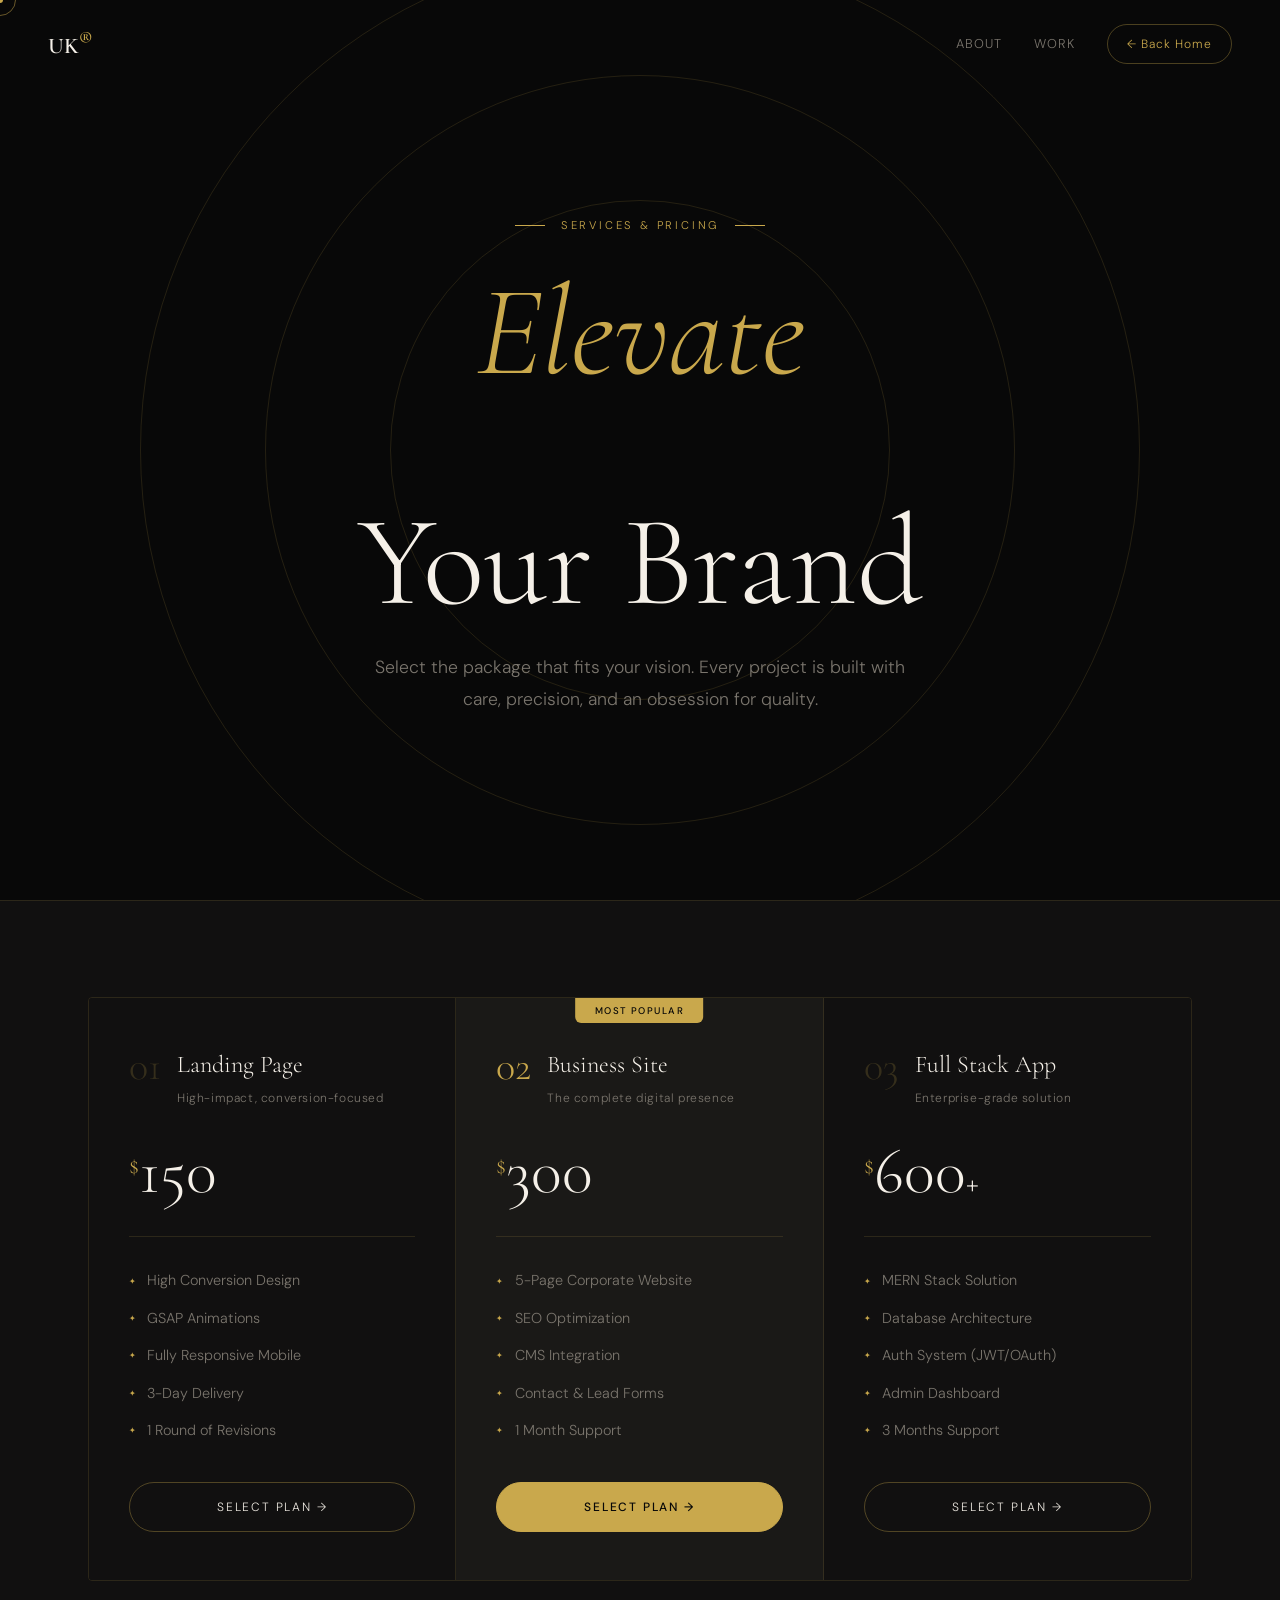
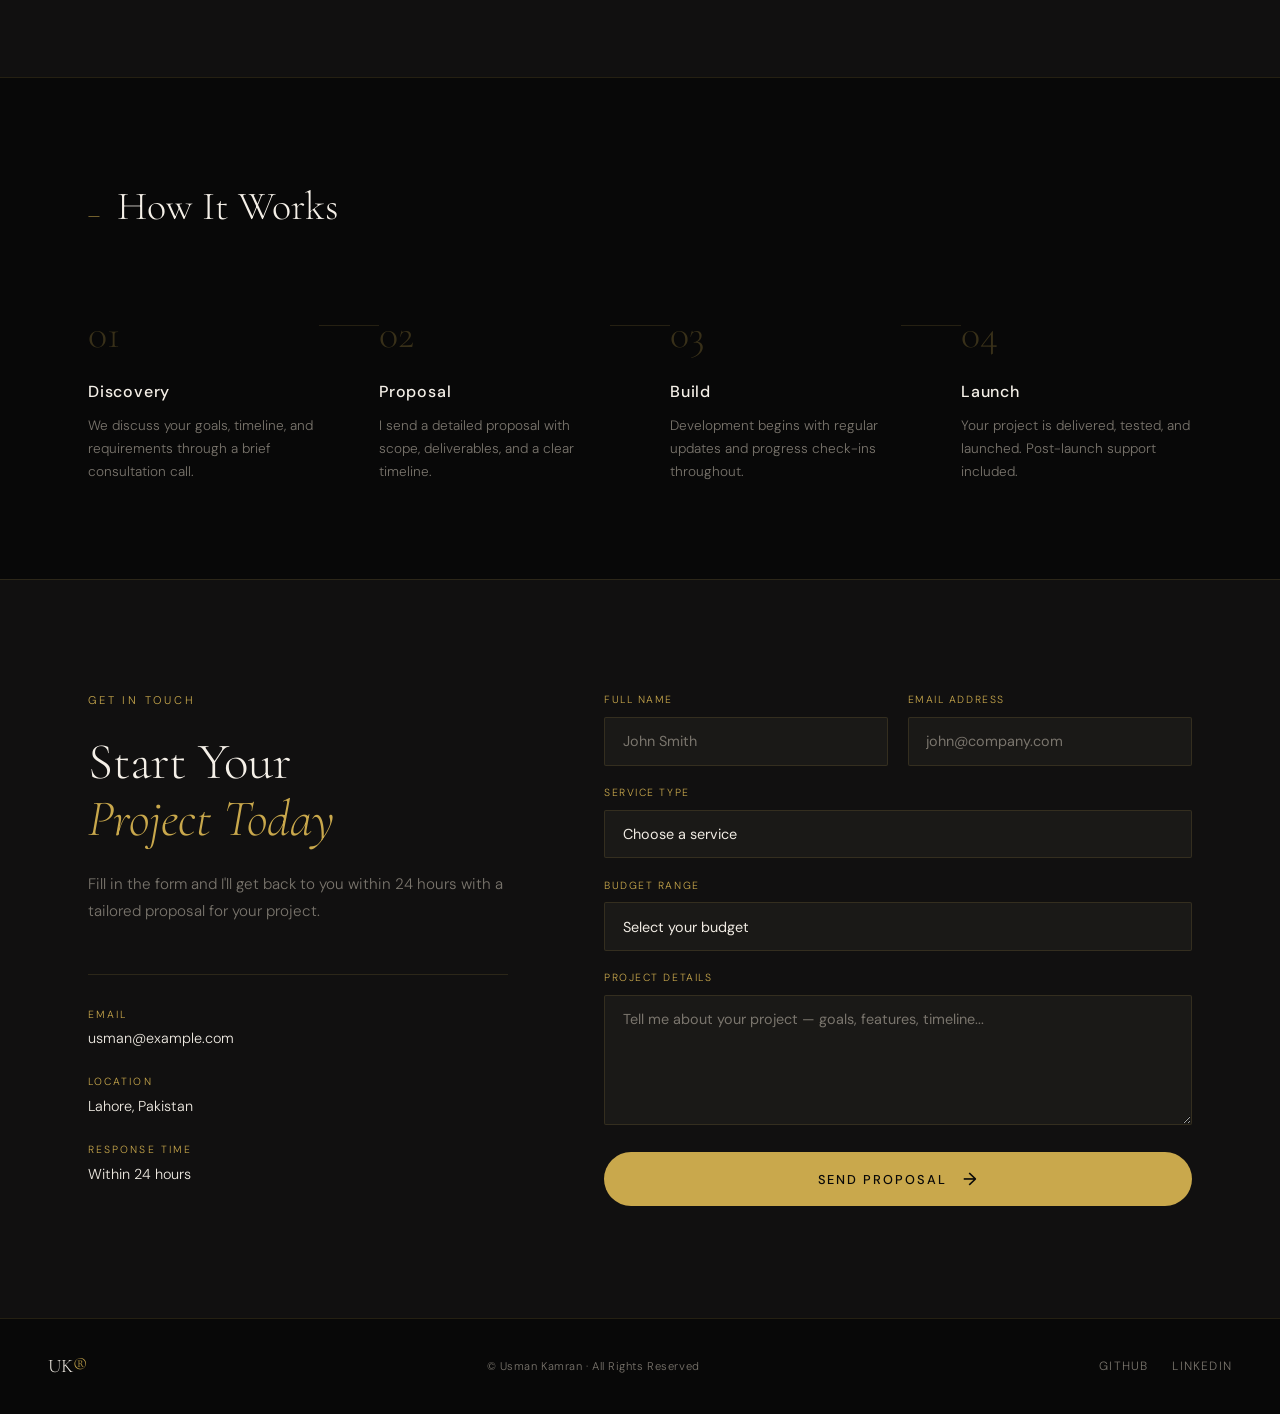
<file: Front-end/hire.html>
<!DOCTYPE html>
<html lang="en">
<head>
    <meta charset="UTF-8">
    <meta name="viewport" content="width=device-width, initial-scale=1.0">
    <title>Hire Usman — Start Your Project</title>
    <link rel="preconnect" href="https://fonts.googleapis.com">
    <link rel="stylesheet" href="https://fonts.googleapis.com/css2?family=Cormorant+Garamond:ital,wght@0,300;0,400;0,600;1,300;1,400&family=DM+Sans:wght@300;400;500&display=swap">
    <link rel="stylesheet" href="hire.css">
</head>
<body>

    <div id="cursor-dot"></div>
    <div id="cursor-ring"></div>

    <nav id="nav">
        <a href="index.html" class="nav-logo">UK<span class="nav-logo-dot">®</span></a>
        <div class="nav-right">
            <a href="index.html#about" class="nav-link">About</a>
            <a href="index.html#work" class="nav-link">Work</a>
            <a href="index.html" class="nav-back">← Back Home</a>
        </div>
    </nav>

    <main>
        <!-- HERO -->
        <section class="hire-hero">
            <div class="hire-hero-inner">
                <p class="hire-eyebrow">
                    <span class="eyebrow-line"></span>
                    Services & Pricing
                    <span class="eyebrow-line"></span>
                </p>
                <h1 class="hire-title">
                    <em>Elevate</em><br>
                    Your Brand
                </h1>
                <p class="hire-sub">Select the package that fits your vision. Every project is built with care, precision, and an obsession for quality.</p>
            </div>
            <div class="hire-hero-deco">
                <div class="deco-ring deco-ring-1"></div>
                <div class="deco-ring deco-ring-2"></div>
                <div class="deco-ring deco-ring-3"></div>
            </div>
        </section>

        <!-- PRICING -->
        <section class="pricing-section">
            <div class="pricing-container">
                <div class="pricing-grid">

                    <!-- Plan 01 -->
                    <div class="plan-card">
                        <div class="plan-header">
                            <div class="plan-num">01</div>
                            <div>
                                <h3 class="plan-name">Landing Page</h3>
                                <p class="plan-tagline">High-impact, conversion-focused</p>
                            </div>
                        </div>
                        <div class="plan-price">
                            <span class="price-dollar">$</span>
                            <span class="price-num">150</span>
                        </div>
                        <div class="plan-divider"></div>
                        <ul class="plan-features">
                            <li><span class="feat-icon">✦</span>High Conversion Design</li>
                            <li><span class="feat-icon">✦</span>GSAP Animations</li>
                            <li><span class="feat-icon">✦</span>Fully Responsive Mobile</li>
                            <li><span class="feat-icon">✦</span>3-Day Delivery</li>
                            <li><span class="feat-icon">✦</span>1 Round of Revisions</li>
                        </ul>
                        <a href="#contact" class="plan-btn">Select Plan →</a>
                    </div>

                    <!-- Plan 02 FEATURED -->
                    <div class="plan-card plan-featured">
                        <div class="plan-badge">Most Popular</div>
                        <div class="plan-header">
                            <div class="plan-num gold">02</div>
                            <div>
                                <h3 class="plan-name">Business Site</h3>
                                <p class="plan-tagline">The complete digital presence</p>
                            </div>
                        </div>
                        <div class="plan-price">
                            <span class="price-dollar">$</span>
                            <span class="price-num">300</span>
                        </div>
                        <div class="plan-divider"></div>
                        <ul class="plan-features">
                            <li><span class="feat-icon">✦</span>5-Page Corporate Website</li>
                            <li><span class="feat-icon">✦</span>SEO Optimization</li>
                            <li><span class="feat-icon">✦</span>CMS Integration</li>
                            <li><span class="feat-icon">✦</span>Contact & Lead Forms</li>
                            <li><span class="feat-icon">✦</span>1 Month Support</li>
                        </ul>
                        <a href="#contact" class="plan-btn plan-btn-gold">Select Plan →</a>
                    </div>

                    <!-- Plan 03 -->
                    <div class="plan-card">
                        <div class="plan-header">
                            <div class="plan-num">03</div>
                            <div>
                                <h3 class="plan-name">Full Stack App</h3>
                                <p class="plan-tagline">Enterprise-grade solution</p>
                            </div>
                        </div>
                        <div class="plan-price">
                            <span class="price-dollar">$</span>
                            <span class="price-num">600<span class="price-plus">+</span></span>
                        </div>
                        <div class="plan-divider"></div>
                        <ul class="plan-features">
                            <li><span class="feat-icon">✦</span>MERN Stack Solution</li>
                            <li><span class="feat-icon">✦</span>Database Architecture</li>
                            <li><span class="feat-icon">✦</span>Auth System (JWT/OAuth)</li>
                            <li><span class="feat-icon">✦</span>Admin Dashboard</li>
                            <li><span class="feat-icon">✦</span>3 Months Support</li>
                        </ul>
                        <a href="#contact" class="plan-btn">Select Plan →</a>
                    </div>

                </div>
            </div>
        </section>

        <!-- PROCESS -->
        <section class="process-section">
            <div class="process-container">
                <div class="process-header">
                    <span class="section-num">—</span>
                    <h2>How It Works</h2>
                </div>
                <div class="process-steps">
                    <div class="process-step">
                        <div class="step-num">01</div>
                        <h4>Discovery</h4>
                        <p>We discuss your goals, timeline, and requirements through a brief consultation call.</p>
                    </div>
                    <div class="step-connector"></div>
                    <div class="process-step">
                        <div class="step-num">02</div>
                        <h4>Proposal</h4>
                        <p>I send a detailed proposal with scope, deliverables, and a clear timeline.</p>
                    </div>
                    <div class="step-connector"></div>
                    <div class="process-step">
                        <div class="step-num">03</div>
                        <h4>Build</h4>
                        <p>Development begins with regular updates and progress check-ins throughout.</p>
                    </div>
                    <div class="step-connector"></div>
                    <div class="process-step">
                        <div class="step-num">04</div>
                        <h4>Launch</h4>
                        <p>Your project is delivered, tested, and launched. Post-launch support included.</p>
                    </div>
                </div>
            </div>
        </section>

        <!-- CONTACT FORM -->
        <section id="contact" class="contact-section">
            <div class="contact-container">
                <div class="contact-left">
                    <p class="contact-eyebrow">Get in Touch</p>
                    <h2 class="contact-title">Start Your<br><em>Project Today</em></h2>
                    <p class="contact-body">Fill in the form and I'll get back to you within 24 hours with a tailored proposal for your project.</p>
                    <div class="contact-info">
                        <div class="contact-info-item">
                            <span class="info-label">Email</span>
                            <span class="info-value">usman@example.com</span>
                        </div>
                        <div class="contact-info-item">
                            <span class="info-label">Location</span>
                            <span class="info-value">Lahore, Pakistan</span>
                        </div>
                        <div class="contact-info-item">
                            <span class="info-label">Response Time</span>
                            <span class="info-value">Within 24 hours</span>
                        </div>
                    </div>
                </div>

                <div class="contact-right">
                    <form class="contact-form" id="contactForm">
                        <div class="form-row">
                            <div class="form-field">
                                <label>Full Name</label>
                                <input type="text" placeholder="John Smith" required>
                            </div>
                            <div class="form-field">
                                <label>Email Address</label>
                                <input type="email" placeholder="john@company.com" required>
                            </div>
                        </div>
                        <div class="form-field">
                            <label>Service Type</label>
                            <select required>
                                <option value="" disabled selected>Choose a service</option>
                                <option value="landing">Landing Page — $150</option>
                                <option value="business">Business Website — $300</option>
                                <option value="fullstack">Full Stack App — $600+</option>
                                <option value="custom">Custom Project</option>
                            </select>
                        </div>
                        <div class="form-field">
                            <label>Budget Range</label>
                            <select>
                                <option value="" disabled selected>Select your budget</option>
                                <option>$100 – $300</option>
                                <option>$300 – $600</option>
                                <option>$600 – $1,500</option>
                                <option>$1,500+</option>
                            </select>
                        </div>
                        <div class="form-field">
                            <label>Project Details</label>
                            <textarea rows="5" placeholder="Tell me about your project — goals, features, timeline..."></textarea>
                        </div>
                        <button type="submit" class="form-submit">
                            <span>Send Proposal</span>
                            <span class="submit-arrow">→</span>
                        </button>
                    </form>
                </div>
            </div>
        </section>
    </main>

    <footer class="hire-footer">
        <span class="footer-logo">UK<span>®</span></span>
        <span class="footer-copy">©  Usman Kamran · All Rights Reserved</span>
        <div class="footer-socials">
            <a href="#">GitHub</a>
            <a href="#">LinkedIn</a>
        </div>
    </footer>

    <script>
        // Cursor
        const dot = document.getElementById('cursor-dot');
        const ring = document.getElementById('cursor-ring');
        let mX = 0, mY = 0, rX = 0, rY = 0;
        document.addEventListener('mousemove', e => {
            mX = e.clientX; mY = e.clientY;
            dot.style.left = mX + 'px';
            dot.style.top = mY + 'px';
        });
        (function animateRing() {
            rX += (mX - rX) * 0.12;
            rY += (mY - rY) * 0.12;
            ring.style.left = rX + 'px';
            ring.style.top = rY + 'px';
            requestAnimationFrame(animateRing);
        })();
        document.querySelectorAll('a, button, .plan-card').forEach(el => {
            el.addEventListener('mouseenter', () => ring.classList.add('hovered'));
            el.addEventListener('mouseleave', () => ring.classList.remove('hovered'));
        });

        // Nav scroll
        window.addEventListener('scroll', () => {
            document.getElementById('nav').classList.toggle('scrolled', scrollY > 60);
        });

        // Form
        document.getElementById('contactForm').addEventListener('submit', function(e) {
            e.preventDefault();
            const btn = this.querySelector('.form-submit');
            btn.innerHTML = '<span>Message Sent ✓</span>';
            btn.style.background = '#c9a84c';
            btn.style.color = '#000';
            btn.disabled = true;
        });

        // Reveal animations
        const obs = new IntersectionObserver(entries => {
            entries.forEach(e => {
                if (e.isIntersecting) { e.target.style.opacity = 1; e.target.style.transform = 'translateY(0)'; obs.unobserve(e.target); }
            });
        }, { threshold: 0.1 });

        document.querySelectorAll('.plan-card, .process-step, .contact-left, .contact-right').forEach((el, i) => {
            el.style.opacity = 0;
            el.style.transform = 'translateY(30px)';
            el.style.transition = `opacity 0.7s ease ${i * 0.1}s, transform 0.7s ease ${i * 0.1}s`;
            obs.observe(el);
        });
    </script>
</body>
</html>
</file>
<file: Front-end/hire.css>
@import url('https://fonts.googleapis.com/css2?family=Cormorant+Garamond:ital,wght@0,300;0,400;0,600;1,300;1,400&family=DM+Sans:wght@300;400;500&display=swap');

:root {
    --black: #080808;
    --white: #f5f0e8;
    --off-white: #ede8e0;
    --gold: #c9a84c;
    --gold-light: #e8c97a;
    --gold-dark: #8a6520;
    --text-main: #f0ebe3;
    --text-muted: #7a756d;
    --surface: #111010;
    --surface-2: #1a1917;
    --border: rgba(201,168,76,0.15);
    --border-strong: rgba(201,168,76,0.35);
    --font-display: 'Cormorant Garamond', Georgia, serif;
    --font-body: 'DM Sans', sans-serif;
    --ease-out: cubic-bezier(0.16, 1, 0.3, 1);
}

*, *::before, *::after { margin: 0; padding: 0; box-sizing: border-box; cursor: none; }
html { font-size: 16px; }
body { background: var(--black); color: var(--text-main); font-family: var(--font-body); font-weight: 300; line-height: 1.6; overflow-x: hidden; }
a { text-decoration: none; color: inherit; }
ul { list-style: none; }

/* Cursor */
#cursor-dot { position: fixed; width: 6px; height: 6px; background: var(--gold); border-radius: 50%; pointer-events: none; z-index: 9999; transform: translate(-50%,-50%); }
#cursor-ring { position: fixed; width: 32px; height: 32px; border: 1px solid rgba(201,168,76,0.5); border-radius: 50%; pointer-events: none; z-index: 9998; transform: translate(-50%,-50%); transition: width 0.3s var(--ease-out), height 0.3s var(--ease-out), border-color 0.3s; }
#cursor-ring.hovered { width: 56px; height: 56px; border-color: var(--gold); }

/* Nav */
#nav { position: fixed; top: 0; left: 0; right: 0; z-index: 100; display: flex; align-items: center; justify-content: space-between; padding: 1.5rem 3rem; transition: background 0.4s, padding 0.4s; }
#nav.scrolled { background: rgba(8,8,8,0.92); backdrop-filter: blur(20px); padding: 1rem 3rem; border-bottom: 1px solid var(--border); }
.nav-logo { font-family: var(--font-display); font-size: 1.4rem; font-weight: 600; color: var(--white); }
.nav-logo-dot { color: var(--gold); font-size: 0.8em; vertical-align: super; }
.nav-right { display: flex; align-items: center; gap: 2rem; }
.nav-link { font-size: 0.8rem; letter-spacing: 0.08em; text-transform: uppercase; color: var(--text-muted); transition: color 0.3s; }
.nav-link:hover { color: var(--white); }
.nav-back { font-size: 0.75rem; letter-spacing: 0.08em; border: 1px solid var(--border-strong); padding: 0.6rem 1.2rem; border-radius: 100px; color: var(--gold); transition: all 0.3s; }
.nav-back:hover { background: var(--gold); color: var(--black); }

/* Section Num */
.section-num { font-family: var(--font-display); font-size: 0.9rem; color: var(--gold); letter-spacing: 0.1em; }

/* Hire Hero */
.hire-hero {
    min-height: 100vh;
    display: flex;
    align-items: center;
    justify-content: center;
    position: relative;
    overflow: hidden;
    background: var(--black);
    text-align: center;
    padding: 8rem 2rem 6rem;
}

.hire-hero-inner { position: relative; z-index: 2; }

.hire-eyebrow {
    display: flex;
    align-items: center;
    justify-content: center;
    gap: 1rem;
    font-size: 0.7rem;
    letter-spacing: 0.25em;
    text-transform: uppercase;
    color: var(--gold);
    margin-bottom: 2.5rem;
}

.eyebrow-line { display: inline-block; width: 30px; height: 1px; background: var(--gold); }

.hire-title {
    font-family: var(--font-display);
    font-size: clamp(4rem, 10vw, 10rem);
    font-weight: 300;
    line-height: 0.9;
    color: var(--white);
    margin-bottom: 2rem;
}

.hire-title em { font-style: italic; color: var(--gold); display: block; }

.hire-sub { font-size: 1.1rem; color: var(--text-muted); max-width: 540px; margin: 0 auto; line-height: 1.8; }

/* Decorative rings */
.hire-hero-deco { position: absolute; inset: 0; pointer-events: none; overflow: hidden; }
.deco-ring { position: absolute; border: 1px solid var(--border); border-radius: 50%; }
.deco-ring-1 { width: 500px; height: 500px; top: 50%; left: 50%; transform: translate(-50%,-50%); animation: ringPulse 6s ease-in-out infinite; }
.deco-ring-2 { width: 750px; height: 750px; top: 50%; left: 50%; transform: translate(-50%,-50%); animation: ringPulse 6s ease-in-out infinite 1s; }
.deco-ring-3 { width: 1000px; height: 1000px; top: 50%; left: 50%; transform: translate(-50%,-50%); animation: ringPulse 6s ease-in-out infinite 2s; }

@keyframes ringPulse {
    0%, 100% { opacity: 0.3; transform: translate(-50%,-50%) scale(1); }
    50% { opacity: 0.6; transform: translate(-50%,-50%) scale(1.02); }
}

/* Pricing */
.pricing-section { padding: 6rem 0; background: var(--surface); border-top: 1px solid var(--border); }
.pricing-container { max-width: 1200px; margin: 0 auto; padding: 0 3rem; }

.pricing-grid {
    display: grid;
    grid-template-columns: repeat(3, 1fr);
    gap: 0;
    border: 1px solid var(--border);
    border-radius: 4px;
    overflow: hidden;
}

.plan-card {
    background: var(--surface);
    padding: 3rem 2.5rem;
    border-right: 1px solid var(--border);
    display: flex;
    flex-direction: column;
    position: relative;
    transition: background 0.3s ease;
}

.plan-card:last-child { border-right: none; }
.plan-card:hover { background: var(--surface-2); }

.plan-card.plan-featured {
    background: var(--surface-2);
    border-right: 1px solid var(--border);
}

.plan-badge {
    position: absolute;
    top: 0;
    left: 50%;
    transform: translateX(-50%);
    background: var(--gold);
    color: var(--black);
    font-size: 0.6rem;
    font-weight: 500;
    letter-spacing: 0.15em;
    text-transform: uppercase;
    padding: 0.3rem 1.2rem;
    border-radius: 0 0 6px 6px;
}

.plan-header { display: flex; align-items: flex-start; gap: 1rem; margin-bottom: 2rem; }

.plan-num {
    font-family: var(--font-display);
    font-size: 2.5rem;
    font-weight: 300;
    color: rgba(201,168,76,0.2);
    line-height: 1;
    flex-shrink: 0;
}

.plan-num.gold { color: var(--gold); }

.plan-name {
    font-family: var(--font-display);
    font-size: 1.5rem;
    font-weight: 300;
    color: var(--white);
}

.plan-tagline { font-size: 0.75rem; color: var(--text-muted); margin-top: 0.3rem; letter-spacing: 0.05em; }

.plan-price {
    display: flex;
    align-items: flex-start;
    margin-bottom: 2rem;
}

.price-dollar { font-family: var(--font-display); font-size: 1.5rem; color: var(--gold); margin-top: 0.4rem; }
.price-num { font-family: var(--font-display); font-size: 4rem; font-weight: 300; color: var(--white); line-height: 1; }
.price-plus { font-size: 2rem; }

.plan-divider { height: 1px; background: var(--border); margin-bottom: 2rem; }

.plan-features { display: flex; flex-direction: column; gap: 0.9rem; flex-grow: 1; margin-bottom: 2.5rem; }

.plan-features li { display: flex; align-items: center; gap: 0.7rem; font-size: 0.9rem; color: var(--text-muted); }

.feat-icon { color: var(--gold); font-size: 0.5rem; flex-shrink: 0; }

.plan-btn {
    display: block;
    text-align: center;
    font-size: 0.75rem;
    letter-spacing: 0.15em;
    text-transform: uppercase;
    border: 1px solid var(--border-strong);
    color: var(--text-main);
    padding: 0.9rem 1.5rem;
    border-radius: 100px;
    transition: all 0.3s ease;
}

.plan-btn:hover { background: var(--white); color: var(--black); border-color: var(--white); }

.plan-btn.plan-btn-gold {
    background: var(--gold);
    color: var(--black);
    border-color: var(--gold);
    font-weight: 500;
}

.plan-btn.plan-btn-gold:hover { background: var(--gold-light); border-color: var(--gold-light); }

/* Process */
.process-section { padding: 6rem 0; background: var(--black); border-top: 1px solid var(--border); }
.process-container { max-width: 1200px; margin: 0 auto; padding: 0 3rem; }

.process-header { display: flex; align-items: baseline; gap: 1rem; margin-bottom: 4rem; }
.process-header h2 { font-family: var(--font-display); font-size: 2.5rem; font-weight: 300; color: var(--white); }

.process-steps {
    display: flex;
    align-items: flex-start;
    gap: 0;
}

.process-step { flex: 1; }

.step-connector {
    flex: 0 0 60px;
    height: 1px;
    background: var(--border);
    margin-top: 1.4rem;
}

.step-num {
    font-family: var(--font-display);
    font-size: 2.5rem;
    font-weight: 300;
    color: rgba(201,168,76,0.25);
    margin-bottom: 0.8rem;
}

.process-step h4 { font-size: 1rem; font-weight: 500; color: var(--white); margin-bottom: 0.6rem; letter-spacing: 0.05em; }
.process-step p { font-size: 0.85rem; color: var(--text-muted); line-height: 1.7; }

/* Contact */
.contact-section { padding: 7rem 0; background: var(--surface); border-top: 1px solid var(--border); }
.contact-container { max-width: 1200px; margin: 0 auto; padding: 0 3rem; display: grid; grid-template-columns: 1fr 1.4fr; gap: 6rem; align-items: start; }

.contact-eyebrow { font-size: 0.7rem; letter-spacing: 0.25em; text-transform: uppercase; color: var(--gold); margin-bottom: 1.5rem; display: block; }

.contact-title {
    font-family: var(--font-display);
    font-size: clamp(2rem, 4vw, 3.5rem);
    font-weight: 300;
    color: var(--white);
    line-height: 1.1;
    margin-bottom: 1.5rem;
}

.contact-title em { font-style: italic; color: var(--gold); }

.contact-body { font-size: 0.95rem; color: var(--text-muted); line-height: 1.8; margin-bottom: 3rem; }

.contact-info { display: flex; flex-direction: column; gap: 1.5rem; border-top: 1px solid var(--border); padding-top: 2rem; }
.contact-info-item { display: flex; flex-direction: column; gap: 0.25rem; }
.info-label { font-size: 0.65rem; letter-spacing: 0.2em; text-transform: uppercase; color: var(--gold); }
.info-value { font-size: 0.9rem; color: var(--text-main); }

/* Form */
.contact-form { display: flex; flex-direction: column; gap: 1.2rem; }

.form-row { display: grid; grid-template-columns: 1fr 1fr; gap: 1.2rem; }

.form-field { display: flex; flex-direction: column; gap: 0.5rem; }

.form-field label { font-size: 0.65rem; letter-spacing: 0.15em; text-transform: uppercase; color: var(--gold); }

input, select, textarea {
    background: var(--surface-2);
    border: 1px solid var(--border);
    color: var(--text-main);
    padding: 0.9rem 1.1rem;
    border-radius: 2px;
    font-family: var(--font-body);
    font-size: 0.9rem;
    outline: none;
    width: 100%;
    transition: border-color 0.3s ease;
    -webkit-appearance: none;
}

input::placeholder, textarea::placeholder { color: var(--text-muted); }
input:focus, select:focus, textarea:focus { border-color: var(--gold); }

select { cursor: none; }
select option { background: #111; color: var(--text-main); }

textarea { resize: vertical; min-height: 130px; }

.form-submit {
    display: flex;
    align-items: center;
    justify-content: center;
    gap: 1rem;
    background: var(--gold);
    border: none;
    color: var(--black);
    font-family: var(--font-body);
    font-size: 0.8rem;
    font-weight: 500;
    letter-spacing: 0.15em;
    text-transform: uppercase;
    padding: 1rem 2rem;
    border-radius: 100px;
    transition: all 0.3s ease;
    margin-top: 0.5rem;
    cursor: none;
}

.form-submit:hover { background: var(--gold-light); transform: translateY(-2px); }

.submit-arrow { font-size: 1.1rem; transition: transform 0.3s ease; }
.form-submit:hover .submit-arrow { transform: translateX(4px); }

/* Footer */
.hire-footer {
    background: var(--black);
    border-top: 1px solid var(--border);
    padding: 2rem 3rem;
    display: flex;
    align-items: center;
    justify-content: space-between;
    flex-wrap: wrap;
    gap: 1rem;
}

.footer-logo { font-family: var(--font-display); font-size: 1.2rem; color: var(--white); }
.footer-logo span { color: var(--gold); }
.footer-copy { font-size: 0.7rem; color: var(--text-muted); letter-spacing: 0.05em; }

.footer-socials { display: flex; gap: 1.5rem; }
.footer-socials a { font-size: 0.75rem; letter-spacing: 0.1em; text-transform: uppercase; color: var(--text-muted); transition: color 0.3s; }
.footer-socials a:hover { color: var(--gold); }

/* Responsive */
@media (max-width: 900px) {
    .pricing-grid { grid-template-columns: 1fr; border-radius: 4px; }
    .plan-card { border-right: none; border-bottom: 1px solid var(--border); }
    .plan-card:last-child { border-bottom: none; }
    .process-steps { flex-direction: column; gap: 2rem; }
    .step-connector { width: 1px; height: 30px; margin: 0 0 0 1.2rem; }
    .contact-container { grid-template-columns: 1fr; gap: 3rem; }
    .form-row { grid-template-columns: 1fr; }
    #nav { padding: 1.2rem 1.5rem; }
    .pricing-container, .process-container, .contact-container { padding: 0 1.5rem; }
}
</file>
